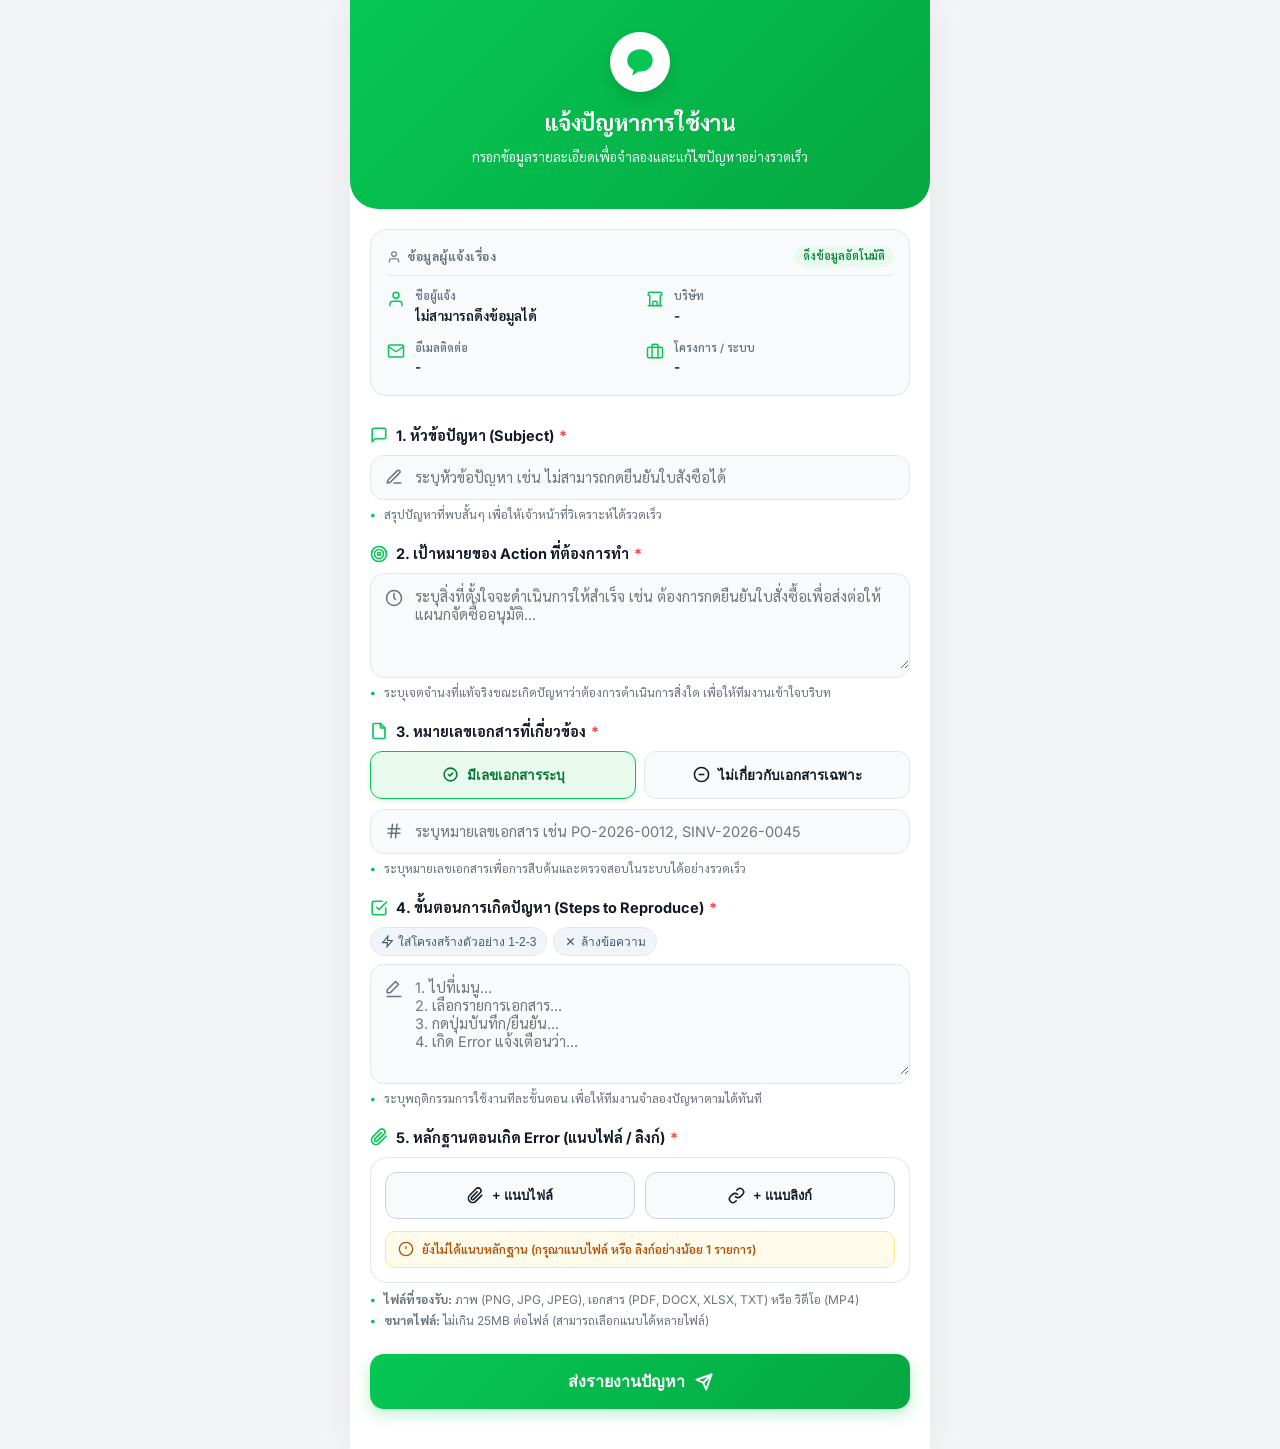
<file: index.html>
<!DOCTYPE html>
<html lang="th">

<head>
    <meta charset="UTF-8">
    <meta name="viewport" content="width=device-width, initial-scale=1.0">
    <title>แจ้งปัญหาการใช้งาน (Incident Report) - ERPNext</title>

    <!-- Google Fonts: Inter & Sarabun for clean typography -->
    <link rel="preconnect" href="https://fonts.googleapis.com">
    <link rel="preconnect" href="https://fonts.gstatic.com" crossorigin>
    <link
        href="https://fonts.googleapis.com/css2?family=Inter:wght@300;400;500;600;700&family=Sarabun:wght@300;400;500;600;700&display=swap"
        rel="stylesheet">

    <!-- LINE LIFF SDK -->
    <script charset="utf-8" src="https://static.line-scdn.net/liff/edge/2/sdk.js"></script>
    <link rel="stylesheet" href="style.css">
</head>

<body>

    <div class="container">

        <!-- Curved LINE Green Header -->
        <div class="header-banner">
            <div class="header-logo-container">
                <div class="header-logo">
                    <!-- LINE-style comment balloon icon -->
                    <svg width="34" height="34" viewBox="0 0 24 24" fill="none" xmlns="http://www.w3.org/2000/svg" style="width:34px; height:34px;">
                        <path
                            d="M12 3C6.64 3 3 6.59 3 11C3 13.9 4.77 16.4 7.5 17.7C7.26 18.57 6.8 20.26 6.64 20.84C6.46 21.5 6.87 21.43 7.15 21.24C7.57 20.95 9.77 19.38 10.74 18.68C11.16 18.79 11.58 18.84 12 18.84C17.36 18.84 21 15.25 21 10.84C21 6.43 17.36 3 12 3Z"
                            fill="#06C755" />
                    </svg>
                </div>
            </div>
            <h1>แจ้งปัญหาการใช้งาน</h1>
            <p>กรอกข้อมูลรายละเอียดเพื่อจำลองและแก้ไขปัญหาอย่างรวดเร็ว</p>
        </div>

        <!-- User Information Profile Card (Auto-fetched from ERPNext/LINE) -->
        <div class="user-profile-card">
            <div class="profile-card-header">
                <div class="profile-card-title">
                    <svg width="14" height="14" viewBox="0 0 24 24" fill="none" stroke="currentColor" stroke-width="2" style="width:14px; height:14px;">
                        <path d="M20 21v-2a4 4 0 0 0-4-4H8a4 4 0 0 0-4 4v2"></path>
                        <circle cx="12" cy="7" r="4"></circle>
                    </svg>
                    ข้อมูลผู้แจ้งเรื่อง
                </div>
                <span class="profile-badge-auto">ดึงข้อมูลอัตโนมัติ</span>
            </div>

            <div class="profile-grid">
                <!-- Full Name -->
                <div class="profile-item" id="fullNameItem">
                    <svg width="18" height="18" class="profile-icon" viewBox="0 0 24 24" fill="none" stroke="currentColor" stroke-width="2"
                        stroke-linecap="round" stroke-linejoin="round" style="width:18px; height:18px;">
                        <path d="M20 21v-2a4 4 0 0 0-4-4H8a4 4 0 0 0-4 4v2"></path>
                        <circle cx="12" cy="7" r="4"></circle>
                    </svg>
                    <div class="profile-text">
                        <span class="profile-label">ชื่อผู้แจ้ง</span>
                        <span class="profile-value" id="fullNameDisplay">กำลังโหลด...</span>
                    </div>
                </div>

                <!-- Company -->
                <div class="profile-item" id="companyItem">
                    <svg width="18" height="18" class="profile-icon" viewBox="0 0 24 24" fill="none" stroke="currentColor" stroke-width="2"
                        stroke-linecap="round" stroke-linejoin="round" style="width:18px; height:18px;">
                        <path d="M3 21h18M3 7V5a2 2 0 0 1 2-2h14a2 2 0 0 1 2 2v2M5 21V7m14 13V7M9 21v-4a2 2 0 0 1 2-2h2a2 2 0 0 1 2 2v4"></path>
                    </svg>
                    <div class="profile-text">
                        <span class="profile-label">บริษัท</span>
                        <span class="profile-value" id="companyDisplay">กำลังโหลด...</span>
                    </div>
                </div>

                <!-- Email -->
                <div class="profile-item">
                    <svg width="18" height="18" class="profile-icon" viewBox="0 0 24 24" fill="none" stroke="currentColor" stroke-width="2"
                        stroke-linecap="round" stroke-linejoin="round" style="width:18px; height:18px;">
                        <path d="M4 4h16c1.1 0 2 .9 2 2v12c0 1.1-.9 2-2 2H4c-1.1 0-2-.9-2-2V6c0-1.1.9-2 2-2z"></path>
                        <polyline points="22,6 12,13 2,6"></polyline>
                    </svg>
                    <div class="profile-text">
                        <span class="profile-label">อีเมลติดต่อ</span>
                        <span class="profile-value" id="userEmailDisplay">กำลังโหลด...</span>
                    </div>
                </div>

                <!-- Project -->
                <div class="profile-item">
                    <svg width="18" height="18" class="profile-icon" viewBox="0 0 24 24" fill="none" stroke="currentColor" stroke-width="2"
                        stroke-linecap="round" stroke-linejoin="round" style="width:18px; height:18px;">
                        <rect x="2" y="7" width="20" height="14" rx="2" ry="2"></rect>
                        <path d="M16 21V5a2 2 0 0 0-2-2h-4a2 2 0 0 0-2 2v16"></path>
                    </svg>
                    <div class="profile-text">
                        <span class="profile-label">โครงการ / ระบบ</span>
                        <span class="profile-value" id="projectDisplay">กำลังโหลด...</span>
                    </div>
                </div>
            </div>
        </div>

        <!-- Ticket Form -->
        <form id="ticketForm" class="form-area" onsubmit="submitForm(event)">
            <!-- Hidden inputs sent back-end to n8n/ERPNext -->
            <input type="hidden" id="lineUserId" name="lineUserId" value="">
            <input type="hidden" id="userEmail" name="userEmail" value="">
            <input type="hidden" id="project" name="project" value="">
            <input type="hidden" id="fullNameInput" name="fullName" value="">
            <input type="hidden" id="companyInput" name="company" value="">

            <!-- 1. Subject (Mandatory) -->
            <div class="form-group">
                <div class="field-label-wrapper">
                    <div class="label-left">
                        <svg width="18" height="18" class="label-icon" viewBox="0 0 24 24" fill="none" stroke="currentColor" stroke-linecap="round" stroke-linejoin="round" style="width:18px; height:18px;">
                            <path d="M21 15a2 2 0 0 1-2 2H7l-4 4V5a2 2 0 0 1 2-2h14a2 2 0 0 1 2 2z"></path>
                        </svg>
                        <label for="subject">1. หัวข้อปัญหา (Subject) <span class="asterisk">*</span></label>
                    </div>
                </div>
                <div class="input-wrapper">
                    <svg width="18" height="18" class="field-icon" viewBox="0 0 24 24" fill="none" stroke="currentColor" stroke-width="2"
                        stroke-linecap="round" stroke-linejoin="round" style="width:18px; height:18px;">
                        <path d="M12 20h9"></path>
                        <path d="M16.5 3.5a2.121 2.121 0 0 1 3 3L7 19l-4 1 1-4L16.5 3.5z"></path>
                    </svg>
                    <input type="text" id="subject" class="input-control" required
                        placeholder="ระบุหัวข้อปัญหา เช่น ไม่สามารถกดยืนยันใบสั่งซื้อได้">
                </div>
                <ul class="help-list">
                    <li>สรุปปัญหาที่พบสั้นๆ เพื่อให้เจ้าหน้าที่วิเคราะห์ได้รวดเร็ว</li>
                </ul>
            </div>

            <!-- 2. Action Goal (Mandatory) -->
            <div class="form-group">
                <div class="field-label-wrapper">
                    <div class="label-left">
                        <svg width="18" height="18" class="label-icon" viewBox="0 0 24 24" fill="none" stroke="currentColor" stroke-linecap="round" stroke-linejoin="round" style="width:18px; height:18px;">
                            <circle cx="12" cy="12" r="10"></circle>
                            <circle cx="12" cy="12" r="6"></circle>
                            <circle cx="12" cy="12" r="2"></circle>
                        </svg>
                        <label for="actionGoal">2. เป้าหมายของ Action ที่ต้องการทำ <span class="asterisk">*</span></label>
                    </div>
                </div>
                <div class="input-wrapper textarea-wrapper">
                    <svg width="18" height="18" class="field-icon" viewBox="0 0 24 24" fill="none" stroke="currentColor" stroke-width="2"
                        stroke-linecap="round" stroke-linejoin="round" style="width:18px; height:18px;">
                        <circle cx="12" cy="12" r="10"></circle>
                        <polyline points="12 6 12 12 14 14"></polyline>
                    </svg>
                    <textarea id="actionGoal" class="input-control" required
                        placeholder="ระบุสิ่งที่ตั้งใจจะดำเนินการให้สำเร็จ เช่น ต้องการกดยืนยันใบสั่งซื้อเพื่อส่งต่อให้แผนกจัดซื้ออนุมัติ..."></textarea>
                </div>
                <ul class="help-list">
                    <li>ระบุเจตจำนงที่แท้จริงขณะเกิดปัญหาว่าต้องการดำเนินการสิ่งใด เพื่อให้ทีมงานเข้าใจบริบท</li>
                </ul>
            </div>

            <!-- 3. Related Document Number (Conditional Logic / Mandatory choice) -->
            <div class="form-group">
                <div class="field-label-wrapper">
                    <div class="label-left">
                        <svg width="18" height="18" class="label-icon" viewBox="0 0 24 24" fill="none" stroke="currentColor" stroke-linecap="round" stroke-linejoin="round" style="width:18px; height:18px;">
                            <path d="M14 2H6a2 2 0 0 0-2 2v16a2 2 0 0 0 2 2h12a2 2 0 0 0 2-2V8z"></path>
                            <polyline points="14 2 14 8 20 8"></polyline>
                        </svg>
                        <label>3. หมายเลขเอกสารที่เกี่ยวข้อง <span class="asterisk">*</span></label>
                    </div>
                </div>

                <!-- Segmented Choice (Depends On) -->
                <div class="segmented-group">
                    <button type="button" class="segmented-btn active" id="btnDocYes" onclick="setDocumentChoice(true)">
                        <svg width="17" height="17" viewBox="0 0 24 24" fill="none" stroke="currentColor" style="width:17px; height:17px;">
                            <path d="M9 12l2 2 4-4m6 2a9 9 0 11-18 0 9 9 0 0118 0z" stroke-linecap="round" stroke-linejoin="round"/>
                        </svg>
                        มีเลขเอกสารระบุ
                    </button>
                    <button type="button" class="segmented-btn" id="btnDocNo" onclick="setDocumentChoice(false)">
                        <svg width="17" height="17" viewBox="0 0 24 24" fill="none" stroke="currentColor" style="width:17px; height:17px;">
                            <circle cx="12" cy="12" r="10"></circle>
                            <line x1="8" y1="12" x2="16" y2="12"></line>
                        </svg>
                        ไม่เกี่ยวกับเอกสารเฉพาะ
                    </button>
                </div>

                <!-- Conditional Input: Document Number (Shown when has document) -->
                <div class="conditional-field" id="docNumberContainer">
                    <div class="input-wrapper">
                        <svg width="18" height="18" class="field-icon" viewBox="0 0 24 24" fill="none" stroke="currentColor" stroke-width="2"
                            stroke-linecap="round" stroke-linejoin="round" style="width:18px; height:18px;">
                            <line x1="4" y1="9" x2="20" y2="9"></line>
                            <line x1="4" y1="15" x2="20" y2="15"></line>
                            <line x1="10" y1="3" x2="8" y2="21"></line>
                            <line x1="16" y1="3" x2="14" y2="21"></line>
                        </svg>
                        <input type="text" id="documentNo" class="input-control" required
                            placeholder="ระบุหมายเลขเอกสาร เช่น PO-2026-0012, SINV-2026-0045">
                    </div>
                </div>
                <ul class="help-list">
                    <li>ระบุหมายเลขเอกสารเพื่อการสืบค้นและตรวจสอบในระบบได้อย่างรวดเร็ว</li>
                </ul>
            </div>

            <!-- 4. Steps to Reproduce (Mandatory) -->
            <div class="form-group">
                <div class="field-label-wrapper">
                    <div class="label-left">
                        <svg width="18" height="18" class="label-icon" viewBox="0 0 24 24" fill="none" stroke="currentColor" stroke-linecap="round" stroke-linejoin="round" style="width:18px; height:18px;">
                            <polyline points="9 11 12 14 22 4"></polyline>
                            <path d="M21 12v7a2 2 0 0 1-2 2H5a2 2 0 0 1-2-2V5a2 2 0 0 1 2-2h11"></path>
                        </svg>
                        <label for="reproduceSteps">4. ขั้นตอนการเกิดปัญหา (Steps to Reproduce) <span class="asterisk">*</span></label>
                    </div>
                </div>

                <!-- Quick Helper Chips -->
                <div class="helper-chips-container">
                    <button type="button" class="helper-chip-btn" onclick="applyStepTemplate()">
                        <svg width="13" height="13" viewBox="0 0 24 24" fill="none" stroke="currentColor" stroke-width="2" style="width:13px; height:13px;">
                            <polygon points="13 2 3 14 12 14 11 22 21 10 12 10 13 2"></polygon>
                        </svg>
                        ใส่โครงสร้างตัวอย่าง 1-2-3
                    </button>
                    <button type="button" class="helper-chip-btn" onclick="clearSteps()">
                        <svg width="13" height="13" viewBox="0 0 24 24" fill="none" stroke="currentColor" stroke-width="2" style="width:13px; height:13px;">
                            <line x1="18" y1="6" x2="6" y2="18"></line>
                            <line x1="6" y1="6" x2="18" y2="18"></line>
                        </svg>
                        ล้างข้อความ
                    </button>
                </div>

                <div class="input-wrapper textarea-wrapper">
                    <svg width="18" height="18" class="field-icon" viewBox="0 0 24 24" fill="none" stroke="currentColor" stroke-width="2"
                        stroke-linecap="round" stroke-linejoin="round" style="width:18px; height:18px;">
                        <polygon points="14 2 18 6 7 17 3 17 3 13 14 2"></polygon>
                        <line x1="3" y1="22" x2="21" y2="22"></line>
                    </svg>
                    <textarea id="reproduceSteps" class="input-control" required style="min-height: 110px;"
                        placeholder="1. ไปที่เมนู...&#10;2. เลือกรายการเอกสาร...&#10;3. กดปุ่มบันทึก/ยืนยัน...&#10;4. เกิด Error แจ้งเตือนว่า..."></textarea>
                </div>
                <ul class="help-list">
                    <li>ระบุพฤติกรรมการใช้งานทีละขั้นตอน เพื่อให้ทีมงานจำลองปัญหาตามได้ทันที</li>
                </ul>
            </div>

            <!-- 5. Error Evidence: Multi-Files OR Multi-Links (Mandatory: At least one) -->
            <div class="form-group">
                <div class="field-label-wrapper">
                    <div class="label-left">
                        <svg width="18" height="18" class="label-icon" viewBox="0 0 24 24" fill="none" stroke="currentColor" stroke-linecap="round" stroke-linejoin="round" style="width:18px; height:18px;">
                            <path d="M21.44 11.05l-9.19 9.19a6 6 0 0 1-8.49-8.49l9.19-9.19a4 4 0 0 1 5.66 5.66l-9.2 9.19a2 2 0 0 1-2.83-2.83l8.49-8.48"></path>
                        </svg>
                        <label>5. หลักฐานตอนเกิด Error (แนบไฟล์ / ลิงก์) <span class="asterisk">*</span></label>
                    </div>
                </div>

                <div class="evidence-card-container" id="evidenceContainer">
                    <!-- Action Row: Upload Files or Add Links -->
                    <div class="evidence-action-row">
                        <button type="button" class="evidence-btn" onclick="document.getElementById('fileMultiInput').click()">
                            <svg width="17" height="17" viewBox="0 0 24 24" fill="none" stroke="currentColor" style="width:17px; height:17px;">
                                <path d="M21.44 11.05l-9.19 9.19a6 6 0 0 1-8.49-8.49l9.19-9.19a4 4 0 0 1 5.66 5.66l-9.2 9.19a2 2 0 0 1-2.83-2.83l8.49-8.48"></path>
                            </svg>
                            <span>+ แนบไฟล์</span>
                        </button>
                        <button type="button" class="evidence-btn" onclick="toggleEvidenceLinkInput()">
                            <svg width="17" height="17" viewBox="0 0 24 24" fill="none" stroke="currentColor" style="width:17px; height:17px;">
                                <path d="M10 13a5 5 0 0 0 7.54.54l3-3a5 5 0 0 0-7.07-7.07l-1.72 1.71"></path>
                                <path d="M14 11a5 5 0 0 0-7.54-.54l-3 3a5 5 0 0 0 7.07 7.07l1.71-1.71"></path>
                            </svg>
                            <span>+ แนบลิงก์</span>
                        </button>
                    </div>

                    <!-- Hidden Multi-file input for Files/Images/Docs -->
                    <input type="file" id="fileMultiInput" accept="image/png,image/jpeg,image/jpg,image/webp,application/pdf,video/mp4,video/quicktime,.doc,.docx,.xls,.xlsx,.csv,.txt,.log" multiple style="display: none;" onchange="handleMultiFileSelect(event)">

                    <!-- File/Image Gallery Grid -->
                    <div class="images-gallery-grid" id="imageGalleryGrid" style="display: none;"></div>

                    <!-- Link Input Box (Toggleable) -->
                    <div class="link-input-box" id="linkInputBox" style="display: none;">
                        <div class="link-input-row">
                            <div class="input-wrapper">
                                <svg width="18" height="18" class="field-icon" viewBox="0 0 24 24" fill="none" stroke="currentColor" stroke-width="2" style="width:18px; height:18px;">
                                    <path d="M10 13a5 5 0 0 0 7.54.54l3-3a5 5 0 0 0-7.07-7.07l-1.72 1.71"></path>
                                    <path d="M14 11a5 5 0 0 0-7.54-.54l-3 3a5 5 0 0 0 7.07 7.07l1.71-1.71"></path>
                                </svg>
                                <input type="url" id="linkInputField" class="input-control"
                                    placeholder="วางลิงก์ เช่น Google Drive, Cloud Image, Loom..."
                                    onkeypress="if(event.key === 'Enter') { event.preventDefault(); addEvidenceLink(); }">
                            </div>
                            <button type="button" class="btn-add-link" onclick="addEvidenceLink()">+ เพิ่มลิงก์</button>
                        </div>
                    </div>

                    <!-- Evidence Links List -->
                    <div class="evidence-links-list" id="evidenceLinksList" style="display: none;"></div>

                    <!-- Evidence Status Indicator Badge -->
                    <div class="evidence-status-banner empty" id="evidenceStatusBanner">
                        <svg width="16" height="16" class="evidence-status-icon" viewBox="0 0 24 24" fill="none" stroke="currentColor" stroke-width="2" style="width:16px; height:16px;">
                            <circle cx="12" cy="12" r="10"></circle>
                            <line x1="12" y1="8" x2="12" y2="12"></line>
                            <line x1="12" y1="16" x2="12.01" y2="16"></line>
                        </svg>
                        <span id="evidenceStatusText">ยังไม่ได้แนบหลักฐาน (กรุณาแนบไฟล์ หรือ ลิงก์อย่างน้อย 1 รายการ)</span>
                    </div>
                </div>

                <ul class="help-list" style="margin-top: 8px;">
                    <li><strong>ไฟล์ที่รองรับ:</strong> ภาพ (PNG, JPG, JPEG), เอกสาร (PDF, DOCX, XLSX, TXT) หรือ วิดีโอ (MP4)</li>
                    <li><strong>ขนาดไฟล์:</strong> ไม่เกิน 25MB ต่อไฟล์ (สามารถเลือกแนบได้หลายไฟล์)</li>
                </ul>
            </div>

            <!-- Submit Button -->
            <button type="submit" class="btn-submit" id="submitBtn">
                <span class="spinner" id="btnSpinner"></span>
                <span id="btnText">ส่งรายงานปัญหา</span>
                <svg width="18" height="18" id="btnIcon" viewBox="0 0 24 24" fill="none" stroke="currentColor" stroke-width="2.5"
                    stroke-linecap="round" stroke-linejoin="round" style="width: 18px; height: 18px;">
                    <line x1="22" y1="2" x2="11" y2="13"></line>
                    <polygon points="22 2 15 22 11 13 2 9 22 2"></polygon>
                </svg>
            </button>
        </form>

        <!-- Success Result Screen (Modal) -->
        <div class="result-screen" id="successScreen" style="display: none;">
            <div class="result-content-area">
                <div class="result-icon success">
                    <!-- Checkmark Icon -->
                    <svg width="48" height="48" viewBox="0 0 24 24" fill="none" style="width:48px; height:48px;">
                        <path d="M5 13l4 4L19 7" stroke-linecap="round" stroke-linejoin="round" />
                    </svg>
                </div>
                <div class="result-title">ส่งรายงานปัญหาสำเร็จ!</div>
                <div class="result-desc">ระบบได้บันทึกข้อมูล Incident Report ของคุณเข้าสู่ระบบ Helpdesk เรียบร้อยแล้ว เจ้าหน้าที่จะดำเนินการตรวจสอบและแก้ไขโดยเร็วที่สุด</div>

                <div class="btn-result-group">
                    <button type="button" class="btn-close-liff" onclick="closeLiff()">ปิดหน้านี้</button>
                    <button type="button" class="btn-reset-form" onclick="resetForm()">ส่งรายงานปัญหาอื่นเพิ่มเติม</button>
                </div>
            </div>
        </div>
    </div>

    <script>
        // CONFIGURATION
        const N8N_WEBHOOK_URL = 'https://n8n.arterypartner.dev/webhook/line-router';
        const N8N_GET_USER_INFO_URL = 'https://n8n.arterypartner.dev/webhook/get-user-info';
        const LIFF_ID = '2010806104-lwUaZlcq';
        const MAX_FILE_SIZE_MB = 25;

        // State variables
        let selectedFiles = [];       // Array of File objects
        let errorLinks = [];          // Array of Link strings
        let hasDocument = true;

        // Initialize LIFF App
        async function initializeLiff() {
            try {
                let cleanLiffId = LIFF_ID;
                if (cleanLiffId.includes('liff.line.me/')) {
                    const parts = cleanLiffId.split('liff.line.me/');
                    if (parts[1]) {
                        cleanLiffId = parts[1].split('/')[0].split('?')[0].split('#')[0];
                    }
                }

                await liff.init({ liffId: cleanLiffId });

                if (!liff.isLoggedIn()) {
                    liff.login();
                    return;
                }

                // Get User Profile
                const profile = await liff.getProfile();
                const userId = profile.userId;
                document.getElementById('lineUserId').value = userId;

                // Get Email from ID Token
                const decodedIdToken = liff.getDecodedIDToken();
                let userEmail = 'no-email-permission@line.me';

                if (decodedIdToken && decodedIdToken.email) {
                    userEmail = decodedIdToken.email;
                } else {
                    console.warn("Could not retrieve email from ID Token.");
                }

                document.getElementById('userEmail').value = userEmail;

                // Fetch Project from URL query parameter
                const urlParams = new URLSearchParams(window.location.search);
                const projectParam = urlParams.get('project');
                const projectName = projectParam ? decodeURIComponent(projectParam) : 'ERPNext Helpdesk';

                document.getElementById('project').value = projectName;

                // Fetch Info from ERPNext via n8n (Full Name, Company, Email, Project)
                await fetchUserInfo(userId, userEmail);

            } catch (error) {
                console.error("LIFF Initialization failed:", error);
                document.getElementById('fullNameDisplay').textContent = 'ไม่สามารถดึงข้อมูลได้';
                document.getElementById('companyDisplay').textContent = '-';
                document.getElementById('userEmailDisplay').textContent = '-';
                document.getElementById('projectDisplay').textContent = '-';
            }
        }

        // Fetch User Info (Full Name, Company, Email, Project)
        async function fetchUserInfo(userId, email) {
            try {
                const response = await fetch(`${N8N_GET_USER_INFO_URL}?userId=${userId}`);

                if (response.ok) {
                    const data = await response.json();
                    if (data && (data.full_name || data.email)) {
                        // 1. Full Name
                        if (data.full_name) {
                            document.getElementById('fullNameDisplay').textContent = data.full_name;
                            document.getElementById('fullNameInput').value = data.full_name;
                        } else {
                            document.getElementById('fullNameDisplay').textContent = '-';
                            document.getElementById('fullNameInput').value = '';
                        }

                        // 2. Company
                        if (data.company) {
                            document.getElementById('companyDisplay').textContent = data.company;
                            document.getElementById('companyInput').value = data.company;
                        } else {
                            document.getElementById('companyDisplay').textContent = '-';
                            document.getElementById('companyInput').value = '';
                        }

                        // 3. Email
                        if (data.email) {
                            document.getElementById('userEmailDisplay').textContent = data.email;
                            document.getElementById('userEmail').value = data.email;
                        } else if (email && !email.includes('no-email-permission')) {
                            document.getElementById('userEmailDisplay').textContent = email;
                            document.getElementById('userEmail').value = email;
                        } else {
                            document.getElementById('userEmailDisplay').textContent = '-';
                            document.getElementById('userEmail').value = '';
                        }

                        // 4. Project
                        if (data.project) {
                            document.getElementById('projectDisplay').textContent = data.project;
                            document.getElementById('project').value = data.project;
                        } else {
                            const currentProj = document.getElementById('project').value || '-';
                            document.getElementById('projectDisplay').textContent = currentProj;
                        }
                        return;
                    }
                }
                setFieldsFallback(email);
            } catch (error) {
                console.warn("fetchUserInfo warning:", error);
                setFieldsFallback(email);
            }
        }

        function setFieldsFallback(email) {
            document.getElementById('fullNameDisplay').textContent = '-';
            document.getElementById('fullNameInput').value = '';
            document.getElementById('companyDisplay').textContent = '-';
            document.getElementById('companyInput').value = '';
            const validEmail = (email && !email.includes('no-email-permission')) ? email : '-';
            document.getElementById('userEmailDisplay').textContent = validEmail;
            document.getElementById('userEmail').value = (validEmail !== '-') ? validEmail : '';
            document.getElementById('projectDisplay').textContent = document.getElementById('project').value || '-';
        }

        // Conditional Logic for Related Document
        function setDocumentChoice(isYes) {
            hasDocument = isYes;
            const btnYes = document.getElementById('btnDocYes');
            const btnNo = document.getElementById('btnDocNo');
            const container = document.getElementById('docNumberContainer');
            const docInput = document.getElementById('documentNo');

            if (isYes) {
                btnYes.classList.add('active');
                btnNo.classList.remove('active');
                container.classList.remove('hidden');
                docInput.required = true;
            } else {
                btnYes.classList.remove('active');
                btnNo.classList.add('active');
                container.classList.add('hidden');
                docInput.required = false;
                docInput.value = '';
            }
        }

        // Quick helper template for Steps to Reproduce
        function applyStepTemplate() {
            const textarea = document.getElementById('reproduceSteps');
            const template = "1. เข้าเมนู: \n2. เลือกรายการ/เอกสาร: \n3. กดดำเนินการ/ปุ่ม: \n4. พบปัญหา/Error: ";
            if (!textarea.value || confirm("ต้องการแทนที่ด้วยโครงสร้างตัวอย่างใช่หรือไม่?")) {
                textarea.value = template;
                textarea.focus();
            }
        }

        function clearSteps() {
            document.getElementById('reproduceSteps').value = '';
        }

        // ============================================================
        // SECTION 5: MULTI-FILE & MULTI-LINK ATTACHMENTS LOGIC
        // ============================================================

        // Handle Multiple Files Selection
        function handleMultiFileSelect(event) {
            const files = Array.from(event.target.files);
            if (files.length === 0) return;

            // Validate file size
            const oversizedFiles = files.filter(f => f.size > MAX_FILE_SIZE_MB * 1024 * 1024);
            if (oversizedFiles.length > 0) {
                alert(`⚠️ ไฟล์ "${oversizedFiles[0].name}" มีขนาดเกิน ${MAX_FILE_SIZE_MB}MB กรุณาเลือกไฟล์ที่มีขนาดเล็กลง หรือแนบเป็นลิงก์แทน`);
                return;
            }

            // Append newly selected files to array
            selectedFiles = selectedFiles.concat(files);
            renderFileGallery();
            updateEvidenceStatus();
            document.getElementById('fileMultiInput').value = '';
        }

        // Render Files Gallery UI
        function renderFileGallery() {
            const gallery = document.getElementById('imageGalleryGrid');
            gallery.innerHTML = '';

            if (selectedFiles.length === 0) {
                gallery.style.display = 'none';
                return;
            }

            gallery.style.display = 'grid';

            selectedFiles.forEach((file, index) => {
                const card = document.createElement('div');
                card.className = 'image-thumb-card';

                const sizeStr = file.size > 1024 * 1024 
                    ? (file.size / (1024 * 1024)).toFixed(2) + ' MB' 
                    : (file.size / 1024).toFixed(1) + ' KB';

                // File extension
                const extParts = file.name.split('.');
                const ext = extParts.length > 1 ? extParts.pop().toUpperCase() : 'FILE';

                if (file.type.startsWith('image/')) {
                    // Image thumbnail
                    const img = document.createElement('img');
                    img.className = 'image-thumb-preview';
                    img.alt = file.name;

                    const reader = new FileReader();
                    reader.onload = (e) => {
                        img.src = e.target.result;
                    };
                    reader.readAsDataURL(file);
                    card.appendChild(img);
                } else {
                    // Non-image file placeholder (PDF, DOC, Video, etc.)
                    const placeholder = document.createElement('div');
                    placeholder.className = 'file-thumb-placeholder';
                    placeholder.innerHTML = `
                        <svg viewBox="0 0 24 24" fill="none" stroke="currentColor" stroke-width="2">
                            <path d="M14 2H6a2 2 0 0 0-2 2v16a2 2 0 0 0 2 2h12a2 2 0 0 0 2-2V8z"></path>
                            <polyline points="14 2 14 8 20 8"></polyline>
                        </svg>
                        <span class="file-thumb-ext-badge">${ext}</span>
                    `;
                    card.appendChild(placeholder);
                }

                const info = document.createElement('div');
                info.className = 'image-thumb-info';
                info.innerHTML = `
                    <span class="image-thumb-name" title="${file.name}">${file.name}</span>
                    <span class="image-thumb-size">${sizeStr}</span>
                `;

                const deleteBtn = document.createElement('button');
                deleteBtn.type = 'button';
                deleteBtn.className = 'image-delete-btn';
                deleteBtn.title = 'ลบไฟล์นี้';
                deleteBtn.innerHTML = `
                    <svg width="12" height="12" viewBox="0 0 24 24" fill="none" stroke="currentColor" style="width:12px; height:12px;">
                        <line x1="18" y1="6" x2="6" y2="18"></line>
                        <line x1="6" y1="6" x2="18" y2="18"></line>
                    </svg>
                `;
                deleteBtn.onclick = (e) => {
                    e.stopPropagation();
                    removeFile(index);
                };

                card.appendChild(info);
                card.appendChild(deleteBtn);
                gallery.appendChild(card);
            });
        }

        function removeFile(index) {
            selectedFiles.splice(index, 1);
            renderFileGallery();
            updateEvidenceStatus();
        }

        // Toggle Evidence Link Input
        function toggleEvidenceLinkInput() {
            const box = document.getElementById('linkInputBox');
            const isHidden = box.style.display === 'none';
            box.style.display = isHidden ? 'block' : 'none';
            if (isHidden) {
                document.getElementById('linkInputField').focus();
            }
        }

        // Add Evidence Link
        function addEvidenceLink() {
            const input = document.getElementById('linkInputField');
            let url = input.value.trim();
            if (!url) return;

            if (!/^https?:\/\//i.test(url)) {
                url = 'https://' + url;
            }

            errorLinks.push(url);
            input.value = '';
            renderEvidenceLinks();
            updateEvidenceStatus();
        }

        // Render Evidence Links List
        function renderEvidenceLinks() {
            const container = document.getElementById('evidenceLinksList');
            container.innerHTML = '';

            if (errorLinks.length === 0) {
                container.style.display = 'none';
                return;
            }

            container.style.display = 'flex';

            errorLinks.forEach((link, index) => {
                const item = document.createElement('div');
                item.className = 'evidence-link-item';
                item.innerHTML = `
                    <div class="evidence-link-content">
                        <svg width="15" height="15" viewBox="0 0 24 24" class="evidence-link-icon" fill="none" stroke="currentColor" stroke-width="2" style="width:15px; height:15px;">
                            <path d="M10 13a5 5 0 0 0 7.54.54l3-3a5 5 0 0 0-7.07-7.07l-1.72 1.71"></path>
                            <path d="M14 11a5 5 0 0 0-7.54-.54l-3 3a5 5 0 0 0 7.07 7.07l1.71-1.71"></path>
                        </svg>
                        <a href="${link}" target="_blank" class="evidence-link-url">${link}</a>
                    </div>
                    <button type="button" class="evidence-link-delete" onclick="removeEvidenceLink(${index})">ลบ</button>
                `;
                container.appendChild(item);
            });
        }

        function removeEvidenceLink(index) {
            errorLinks.splice(index, 1);
            renderEvidenceLinks();
            updateEvidenceStatus();
        }

        // Update Live Status Banner
        function updateEvidenceStatus() {
            const banner = document.getElementById('evidenceStatusBanner');
            const statusText = document.getElementById('evidenceStatusText');
            const container = document.getElementById('evidenceContainer');

            const fileCount = selectedFiles.length;
            const linkCount = errorLinks.length;

            if (fileCount > 0 || linkCount > 0) {
                banner.className = 'evidence-status-banner valid';
                container.classList.remove('has-error-border');

                let parts = [];
                if (fileCount > 0) parts.push(`ไฟล์แนบ ${fileCount} ไฟล์`);
                if (linkCount > 0) parts.push(`ลิงก์ ${linkCount} รายการ`);

                statusText.innerHTML = `✅ แนบหลักฐานแล้ว: <strong>${parts.join(', ')}</strong>`;
            } else {
                banner.className = 'evidence-status-banner empty';
                statusText.textContent = 'ยังไม่ได้แนบหลักฐาน (กรุณาแนบไฟล์ หรือ ลิงก์อย่างน้อย 1 รายการ)';
            }
        }

        // ============================================================
        // FORM SUBMISSION & DATA AGGREGATION
        // ============================================================
        async function submitForm(event) {
            event.preventDefault();

            // Validate Mandatory Evidence: At least 1 file OR 1 link
            if (selectedFiles.length === 0 && errorLinks.length === 0) {
                alert('⚠️ กรุณาแนบหลักฐานตอนเกิด Error อย่างน้อย 1 รายการ (แนบไฟล์ หรือ แนบลิงก์)');
                const container = document.getElementById('evidenceContainer');
                container.classList.add('has-error-border');
                container.scrollIntoView({ behavior: 'smooth', block: 'center' });
                return;
            }

            // Setup loading state UI
            const submitBtn = document.getElementById('submitBtn');
            const btnSpinner = document.getElementById('btnSpinner');
            const btnText = document.getElementById('btnText');
            const btnIcon = document.getElementById('btnIcon');

            submitBtn.disabled = true;
            btnSpinner.style.display = 'inline-block';
            btnIcon.style.display = 'none';
            btnText.textContent = 'กำลังส่งข้อมูล...';

            const subject = document.getElementById('subject').value.trim();
            const actionGoal = document.getElementById('actionGoal').value.trim();
            const documentNo = hasDocument ? (document.getElementById('documentNo').value.trim() || 'ไม่ระบุ') : 'ไม่มี (ไม่เกี่ยวกับเอกสารเฉพาะ)';
            const reproduceSteps = document.getElementById('reproduceSteps').value.trim();
            
            // Format files list text
            let filesText = 'ไม่มี';
            if (selectedFiles.length > 0) {
                filesText = selectedFiles.map((f, i) => `${i + 1}. แนบไฟล์: ${f.name} (${(f.size / 1024).toFixed(1)} KB)`).join('\n');
            }

            // Format links list text
            let linksText = 'ไม่มี';
            if (errorLinks.length > 0) {
                linksText = errorLinks.map((link, i) => `${i + 1}. ${link}`).join('\n');
            }

            // Aggregate all fields into the unified Description payload for HD Ticket
            const aggregatedDescription = 
`======================================================
📌 ข้อมูลการแจ้งปัญหาการใช้งาน (Incident Report)
======================================================

🎯 เป้าหมายของ Action ที่ต้องการทำ (Action Goal):
${actionGoal}

📄 หมายเลขเอกสารที่เกี่ยวข้อง (Document No.):
${documentNo}

🔄 ขั้นตอนการเกิดปัญหา (Steps to Reproduce):
${reproduceSteps}

📎 ไฟล์หลักฐาน Error (${selectedFiles.length} ไฟล์):
${filesText}

🔗 ลิงก์หลักฐาน Error (${errorLinks.length} รายการ):
${linksText}

------------------------------------------------------
ℹ️ ข้อมูลระบบ:
• ผู้แจ้ง: ${document.getElementById('fullNameInput').value || '-'}
• บริษัท: ${document.getElementById('companyInput').value || '-'}
• อีเมล: ${document.getElementById('userEmail').value || '-'}
• โครงการ: ${document.getElementById('project').value || '-'}
• เวลาที่แจ้ง: ${new Date().toLocaleString('th-TH')}
======================================================`;

            // Construct Multipart Form Data
            const formData = new FormData();
            formData.append('lineUserId', document.getElementById('lineUserId').value);
            formData.append('userEmail', document.getElementById('userEmail').value);
            formData.append('project', document.getElementById('project').value);
            formData.append('fullName', document.getElementById('fullNameInput').value);
            formData.append('company', document.getElementById('companyInput').value);
            formData.append('subject', subject);
            formData.append('description', aggregatedDescription);

            formData.append('actionGoal', actionGoal);
            formData.append('documentNo', documentNo);
            formData.append('reproduceSteps', reproduceSteps);
            formData.append('intent', 'UNHAPPY_FLOW');

            // Append all files to FormData
            selectedFiles.forEach((file, index) => {
                formData.append(`data_${index}`, file, file.name); // 🟢 รองรับ n8n loop แยกทุกไฟล์ (data_0, data_1, ...)
                formData.append('attachments[]', file, file.name);
                formData.append(`attachment_${index + 1}`, file, file.name);
                if (index === 0) {
                    formData.append('data', file, file.name); // ⚠️ Key 'data' สำหรับ n8n Single / Default Binary Node
                    formData.append('attachment', file, file.name);
                }
            });

            // Append all error links to FormData
            if (errorLinks.length > 0) {
                formData.append('errorLinks', JSON.stringify(errorLinks));
                formData.append('attachmentLink', errorLinks[0]);
            }

            try {
                const response = await fetch(N8N_WEBHOOK_URL, {
                    method: 'POST',
                    body: formData
                });

                if (!response.ok) {
                    throw new Error(`HTTP error! status: ${response.status}`);
                }

                // Show Success Screen
                document.getElementById('successScreen').style.display = 'flex';
                document.getElementById('successScreen').classList.add('active');

            } catch (error) {
                console.error("Submission failed", error);
                alert(`⚠️ ไม่สามารถส่งข้อมูลได้: ${error.message} โปรดตรวจสอบการเชื่อมต่ออินเทอร์เน็ตแล้วลองใหม่อีกครั้ง`);
            } finally {
                submitBtn.disabled = false;
                btnSpinner.style.display = 'none';
                btnIcon.style.display = 'inline-block';
                btnText.textContent = 'ส่งรายงานปัญหา';
            }
        }

        // Close LIFF window
        function closeLiff() {
            if (window.liff && liff.isInClient()) {
                liff.closeWindow();
            } else {
                window.close();
                alert('สามารถปิดหน้านี้บนเบราว์เซอร์ของคุณได้เลยครับ');
            }
        }

        // Reset Ticket Form
        function resetForm() {
            document.getElementById('subject').value = '';
            document.getElementById('actionGoal').value = '';
            document.getElementById('documentNo').value = '';
            document.getElementById('reproduceSteps').value = '';
            setDocumentChoice(true);
            
            selectedFiles = [];
            errorLinks = [];
            renderFileGallery();
            renderEvidenceLinks();
            updateEvidenceStatus();

            document.getElementById('successScreen').style.display = 'none';
            document.getElementById('successScreen').classList.remove('active');
        }

        window.onload = initializeLiff;
    </script>
</body>

</html>
</file>
<file: style.css>
:root {
    --primary: #06C755; /* LINE Official Green */
    --primary-hover: #05b34c;
    --primary-light: #e8f9ee;
    --primary-gradient: linear-gradient(135deg, #06C755 0%, #05a840 100%);
    --background: #f3f4f6;
    --card-bg: #ffffff;
    --text-main: #111827;
    --text-muted: #6b7280;
    --border: #e5e7eb;
    --border-focus: #06C755;
    --disabled-bg: #f3f4f6;
    --danger: #ef4444;
    --danger-light: #fee2e2;
    --font-family: 'Inter', 'Sarabun', -apple-system, BlinkMacSystemFont, "Segoe UI", Roboto, sans-serif;
}

* {
    box-sizing: border-box;
    margin: 0;
    padding: 0;
}

body {
    font-family: var(--font-family);
    background-color: var(--background);
    color: var(--text-main);
    line-height: 1.6;
    margin: 0;
    padding: 0;
}

/* Global SVG Safety Constraint */
svg {
    max-width: 100%;
    flex-shrink: 0;
}

.container {
    width: 100%;
    max-width: 580px;
    margin: 0 auto;
    background-color: var(--card-bg);
    min-height: 100vh;
    display: flex;
    flex-direction: column;
    box-shadow: 0 0 35px rgba(0, 0, 0, 0.06);
    position: relative;
    overflow-x: hidden;
}

@media (max-width: 580px) {
    .container {
        box-shadow: none;
    }
}

/* Curved LINE Green Banner Header */
.header-banner {
    background: var(--primary-gradient);
    padding: 32px 20px 40px 20px;
    text-align: center;
    border-bottom-left-radius: 28px;
    border-bottom-right-radius: 28px;
    color: #ffffff;
    position: relative;
}

.header-logo-container {
    display: flex;
    justify-content: center;
    margin-bottom: 14px;
}

.header-logo {
    background: #ffffff;
    width: 60px;
    height: 60px;
    border-radius: 50%;
    display: flex;
    justify-content: center;
    align-items: center;
    box-shadow: 0 6px 14px rgba(0, 0, 0, 0.12);
}

.header-logo svg {
    width: 34px !important;
    height: 34px !important;
}

.header-banner h1 {
    font-size: 22px;
    font-weight: 700;
    margin-bottom: 6px;
    letter-spacing: -0.2px;
}

.header-banner p {
    font-size: 13.5px;
    opacity: 0.92;
}

/* User Info Profile Card */
.user-profile-card {
    background-color: #f8fafc;
    border: 1px solid #e2e8f0;
    border-radius: 16px;
    padding: 16px;
    margin: 20px 20px 10px 20px;
}

.profile-card-header {
    display: flex;
    align-items: center;
    justify-content: space-between;
    margin-bottom: 12px;
    padding-bottom: 8px;
    border-bottom: 1px solid #e2e8f0;
}

.profile-card-title {
    font-size: 12px;
    font-weight: 700;
    color: var(--text-muted);
    text-transform: uppercase;
    letter-spacing: 0.5px;
    display: flex;
    align-items: center;
    gap: 6px;
}

.profile-badge-auto {
    background-color: var(--primary-light);
    color: #04883b;
    font-size: 11px;
    font-weight: 600;
    padding: 2px 8px;
    border-radius: 10px;
}

.profile-grid {
    display: grid;
    grid-template-columns: 1fr 1fr;
    gap: 12px;
}

@media (max-width: 420px) {
    .profile-grid {
        grid-template-columns: 1fr;
        gap: 10px;
    }
}

.profile-item {
    display: flex;
    align-items: flex-start;
    gap: 10px;
}

.profile-icon {
    width: 18px !important;
    height: 18px !important;
    color: var(--primary);
    margin-top: 2px;
    flex-shrink: 0;
}

.profile-text {
    display: flex;
    flex-direction: column;
    overflow: hidden;
}

.profile-label {
    font-size: 11px;
    color: var(--text-muted);
    font-weight: 600;
}

.profile-value {
    font-size: 13.5px;
    font-weight: 600;
    color: var(--text-main);
    white-space: nowrap;
    overflow: hidden;
    text-overflow: ellipsis;
}

/* Form Styling */
.form-area {
    padding: 0 20px 40px 20px;
}

.form-group {
    margin-bottom: 18px;
}

/* Labels with icon support */
.field-label-wrapper {
    display: flex;
    align-items: center;
    justify-content: space-between;
    margin-bottom: 8px;
    margin-top: 18px;
}

.label-left {
    display: flex;
    align-items: center;
    gap: 8px;
}

.label-icon {
    width: 18px !important;
    height: 18px !important;
    color: var(--primary);
    stroke-width: 2.2;
    flex-shrink: 0;
}

.field-label-wrapper label {
    font-size: 14.5px;
    font-weight: 700;
    color: var(--text-main);
}

.badge-mandatory {
    font-size: 11px;
    font-weight: 600;
    background-color: var(--danger-light);
    color: #dc2626;
    padding: 2px 8px;
    border-radius: 6px;
    white-space: nowrap;
}

.badge-optional {
    font-size: 11px;
    font-weight: 600;
    background-color: #f1f5f9;
    color: #64748b;
    padding: 2px 8px;
    border-radius: 6px;
    white-space: nowrap;
}

.asterisk {
    color: var(--danger);
    margin-left: 2px;
}

/* Input Fields */
.input-wrapper {
    position: relative;
    background-color: #f8fafc;
    border: 1.5px solid #e2e8f0;
    border-radius: 14px;
    transition: all 0.2s ease;
}

.input-wrapper:focus-within {
    border-color: var(--primary);
    box-shadow: 0 0 0 3px rgba(6, 199, 85, 0.14);
    background-color: #ffffff;
}

.input-wrapper.has-error {
    border-color: var(--danger) !important;
    background-color: #fffbfb;
}

.input-control {
    width: 100%;
    border: none;
    background: transparent;
    outline: none;
    padding: 13px 16px 13px 44px;
    font-size: 14.5px;
    color: var(--text-main);
    font-family: var(--font-family);
}

.field-icon {
    position: absolute;
    left: 14px;
    top: 50%;
    transform: translateY(-50%);
    width: 18px !important;
    height: 18px !important;
    color: var(--text-muted);
    pointer-events: none;
}

.textarea-wrapper .field-icon {
    top: 15px;
    transform: none;
}

textarea.input-control {
    min-height: 95px;
    resize: vertical;
    padding-top: 13px;
}

/* Segmented Choice Buttons (Conditional Logic) */
.segmented-group {
    display: grid;
    grid-template-columns: 1fr 1fr;
    gap: 8px;
    margin-bottom: 10px;
}

.segmented-btn {
    border: 1.5px solid #e2e8f0;
    background-color: #f8fafc;
    border-radius: 12px;
    padding: 12px 14px;
    font-size: 13.5px;
    font-weight: 600;
    color: var(--text-main);
    cursor: pointer;
    text-align: center;
    transition: all 0.2s ease;
    display: flex;
    align-items: center;
    justify-content: center;
    gap: 8px;
}

.segmented-btn:hover {
    border-color: #cbd5e1;
    background-color: #f1f5f9;
}

.segmented-btn.active {
    border-color: var(--primary);
    background-color: var(--primary-light);
    color: #047833;
    box-shadow: 0 2px 6px rgba(6, 199, 85, 0.12);
}

.segmented-btn svg {
    width: 17px !important;
    height: 17px !important;
    stroke-width: 2.2;
}

/* Conditional Field Container Animation */
.conditional-field {
    overflow: hidden;
    transition: all 0.3s cubic-bezier(0.16, 1, 0.3, 1);
}

.conditional-field.hidden {
    display: none;
}

/* Quick Helper Action Chips */
.helper-chips-container {
    display: flex;
    flex-wrap: wrap;
    gap: 6px;
    margin-top: 6px;
    margin-bottom: 8px;
}

.helper-chip-btn {
    background-color: #f1f5f9;
    border: 1px solid #e2e8f0;
    border-radius: 20px;
    padding: 4px 10px;
    font-size: 12px;
    color: #475569;
    cursor: pointer;
    font-weight: 500;
    transition: all 0.15s ease;
    display: inline-flex;
    align-items: center;
    gap: 4px;
}

.helper-chip-btn:hover {
    background-color: var(--primary-light);
    border-color: var(--primary);
    color: #047833;
}

.helper-chip-btn svg {
    width: 13px !important;
    height: 13px !important;
}

/* Bullet help list */
.help-list {
    list-style: none;
    padding-left: 0;
    margin-top: 6px;
    margin-bottom: 12px;
}

.help-list li {
    font-size: 12px;
    color: var(--text-muted);
    position: relative;
    padding-left: 14px;
    line-height: 1.5;
    margin-bottom: 3px;
}

.help-list li::before {
    content: "•";
    color: var(--primary);
    font-weight: bold;
    position: absolute;
    left: 0;
    top: 0;
}

/* ============================================================
   SECTION 5: ERROR EVIDENCE (MULTI-FILES & MULTI-LINKS)
   ============================================================ */
.evidence-card-container {
    background-color: #ffffff;
    border: 1.5px solid #e2e8f0;
    border-radius: 16px;
    padding: 14px;
    transition: all 0.2s ease;
}

.evidence-card-container.has-error-border {
    border-color: var(--danger) !important;
    background-color: #fffbfb;
}

/* Dual Actions: Attach Files or Attach Links */
.evidence-action-row {
    display: grid;
    grid-template-columns: 1fr 1fr;
    gap: 10px;
    margin-bottom: 12px;
}

@media (max-width: 440px) {
    .evidence-action-row {
        grid-template-columns: 1fr;
    }
}

.evidence-btn {
    border: 1.5px solid #cbd5e1;
    background-color: #f8fafc;
    border-radius: 12px;
    padding: 12px 10px;
    font-size: 13px;
    font-weight: 600;
    color: var(--text-main);
    cursor: pointer;
    display: flex;
    align-items: center;
    justify-content: center;
    gap: 8px;
    transition: all 0.2s ease;
}

.evidence-btn:hover {
    border-color: var(--primary);
    background-color: var(--primary-light);
    color: #047833;
}

.evidence-btn svg {
    width: 17px !important;
    height: 17px !important;
    stroke-width: 2.2;
}

/* Multi-Files Gallery Grid */
.images-gallery-grid {
    display: grid;
    grid-template-columns: repeat(auto-fill, minmax(130px, 1fr));
    gap: 10px;
    margin-bottom: 12px;
}

.image-thumb-card {
    position: relative;
    border: 1px solid #e2e8f0;
    border-radius: 12px;
    overflow: hidden;
    background-color: #f8fafc;
    box-shadow: 0 2px 5px rgba(0, 0, 0, 0.04);
}

.image-thumb-preview {
    width: 100%;
    height: 90px;
    object-fit: cover;
    display: block;
    background-color: #0f172a;
}

.file-thumb-placeholder {
    width: 100%;
    height: 90px;
    background-color: #f1f5f9;
    display: flex;
    flex-direction: column;
    align-items: center;
    justify-content: center;
    gap: 4px;
}

.file-thumb-placeholder svg {
    width: 28px !important;
    height: 28px !important;
    color: var(--primary);
}

.file-thumb-ext-badge {
    font-size: 10px;
    font-weight: 700;
    text-transform: uppercase;
    color: #475569;
    background: #e2e8f0;
    padding: 1px 6px;
    border-radius: 4px;
}

.image-thumb-info {
    padding: 6px 8px;
    font-size: 11px;
    color: var(--text-main);
    background: #ffffff;
    display: flex;
    flex-direction: column;
}

.image-thumb-name {
    font-weight: 600;
    white-space: nowrap;
    overflow: hidden;
    text-overflow: ellipsis;
}

.image-thumb-size {
    font-size: 10px;
    color: var(--text-muted);
}

.image-delete-btn {
    position: absolute;
    top: 5px;
    right: 5px;
    background: rgba(239, 68, 68, 0.9);
    color: #ffffff;
    border: none;
    border-radius: 50%;
    width: 22px;
    height: 22px;
    display: flex;
    align-items: center;
    justify-content: center;
    cursor: pointer;
    box-shadow: 0 2px 6px rgba(0, 0, 0, 0.2);
    transition: transform 0.15s ease, background 0.15s ease;
}

.image-delete-btn:hover {
    background: #dc2626;
    transform: scale(1.1);
}

.image-delete-btn svg {
    width: 12px !important;
    height: 12px !important;
    stroke-width: 2.5;
}

/* Link Input Container */
.link-input-box {
    background: #f8fafc;
    border: 1px solid #e2e8f0;
    border-radius: 12px;
    padding: 10px;
    margin-bottom: 12px;
    animation: slideDown 0.2s ease-out;
}

.link-input-row {
    display: flex;
    gap: 8px;
}

.link-input-row .input-wrapper {
    flex-grow: 1;
    border-radius: 10px;
}

.btn-add-link {
    background-color: var(--primary);
    color: white;
    border: none;
    border-radius: 10px;
    padding: 0 16px;
    font-size: 13px;
    font-weight: 600;
    cursor: pointer;
    white-space: nowrap;
    display: flex;
    align-items: center;
    gap: 4px;
    transition: background 0.2s;
}

.btn-add-link:hover {
    background-color: var(--primary-hover);
}

/* Links List */
.evidence-links-list {
    display: flex;
    flex-direction: column;
    gap: 8px;
    margin-bottom: 10px;
}

.evidence-link-item {
    display: flex;
    align-items: center;
    justify-content: space-between;
    padding: 9px 12px;
    background: #f8fafc;
    border: 1px solid #e2e8f0;
    border-radius: 10px;
    font-size: 12.5px;
    animation: fadeIn 0.2s ease-in-out;
}

.evidence-link-content {
    display: flex;
    align-items: center;
    gap: 8px;
    overflow: hidden;
    flex-grow: 1;
}

.evidence-link-icon {
    width: 15px !important;
    height: 15px !important;
    color: var(--primary);
    flex-shrink: 0;
}

.evidence-link-url {
    color: #0369a1;
    text-decoration: none;
    font-weight: 600;
    white-space: nowrap;
    overflow: hidden;
    text-overflow: ellipsis;
}

.evidence-link-url:hover {
    text-decoration: underline;
}

.evidence-link-delete {
    background: none;
    border: none;
    color: var(--danger);
    cursor: pointer;
    font-size: 11.5px;
    font-weight: 600;
    padding: 2px 6px;
    margin-left: 8px;
    flex-shrink: 0;
    border-radius: 4px;
}

.evidence-link-delete:hover {
    background: #fee2e2;
}

/* Status Indicator summary */
.evidence-status-banner {
    display: flex;
    align-items: center;
    gap: 8px;
    padding: 8px 12px;
    border-radius: 10px;
    font-size: 12px;
    font-weight: 600;
    margin-top: 4px;
}

.evidence-status-banner.valid {
    background-color: #ecfdf5;
    color: #047833;
    border: 1px solid #a7f3d0;
}

.evidence-status-banner.empty {
    background-color: #fffbeb;
    color: #b45309;
    border: 1px solid #fde68a;
}

.evidence-status-icon {
    width: 16px !important;
    height: 16px !important;
    flex-shrink: 0;
}

/* Animations */
@keyframes slideDown {
    from {
        opacity: 0;
        transform: translateY(-6px);
    }
    to {
        opacity: 1;
        transform: translateY(0);
    }
}

@keyframes fadeIn {
    from { opacity: 0; }
    to { opacity: 1; }
}

/* Submit Button */
.btn-submit {
    width: 100%;
    padding: 15px 20px;
    background: var(--primary-gradient);
    color: white;
    border: none;
    border-radius: 14px;
    font-size: 16px;
    font-weight: 700;
    cursor: pointer;
    box-shadow: 0 6px 16px rgba(6, 199, 85, 0.25);
    transition: all 0.2s ease;
    display: flex;
    justify-content: center;
    align-items: center;
    gap: 10px;
    margin-top: 24px;
}

.btn-submit:hover {
    box-shadow: 0 8px 22px rgba(6, 199, 85, 0.35);
    transform: translateY(-1px);
}

.btn-submit:active {
    transform: translateY(1px);
}

/* Loading Spinner */
.spinner {
    width: 20px;
    height: 20px;
    border: 3px solid rgba(255, 255, 255, 0.3);
    border-radius: 50%;
    border-top-color: white;
    animation: spin 0.8s linear infinite;
    display: none;
}

@keyframes spin {
    to { transform: rotate(360deg); }
}

/* ============================================================
   SUCCESS SCREEN MODAL (HIDDEN BY DEFAULT)
   ============================================================ */
.result-screen {
    display: none;
    position: fixed;
    top: 0;
    left: 0;
    width: 100%;
    height: 100%;
    background: var(--card-bg);
    flex-direction: column;
    justify-content: flex-start;
    z-index: 9999;
    overflow-y: auto;
}

.result-screen.active {
    display: flex !important;
}

.result-content-area {
    flex-grow: 1;
    display: flex;
    flex-direction: column;
    justify-content: center;
    align-items: center;
    padding: 40px 24px;
    text-align: center;
}

#successScreen .result-icon.success {
    width: 100px;
    height: 100px;
    background-color: #E6F9EE;
    color: #06C755;
    margin-bottom: 24px;
    border-radius: 50%;
    display: flex;
    justify-content: center;
    align-items: center;
}

#successScreen .result-icon.success svg {
    width: 48px !important;
    height: 48px !important;
    stroke: currentColor;
    stroke-width: 3.5;
    fill: none;
}

#successScreen .result-title {
    font-size: 23px;
    font-weight: 700;
    color: #0F172A;
    margin-bottom: 12px;
}

#successScreen .result-desc {
    font-size: 14.5px;
    color: #4B5563;
    line-height: 1.6;
    margin-bottom: 36px;
    max-width: 360px;
}

.btn-result-group {
    display: flex;
    flex-direction: column;
    gap: 12px;
    width: 100%;
    max-width: 320px;
}

.btn-close-liff {
    background-color: #F1F3F5;
    color: #374151;
    border: none;
    border-radius: 14px;
    padding: 14px;
    font-size: 15.5px;
    font-weight: 700;
    cursor: pointer;
    width: 100%;
    transition: background 0.2s;
}

.btn-close-liff:hover {
    background-color: #E5E7EB;
}

.btn-reset-form {
    background-color: #F1F3F5;
    color: #06C755;
    border: none;
    border-radius: 14px;
    padding: 14px;
    font-size: 15.5px;
    font-weight: 700;
    cursor: pointer;
    width: 100%;
    transition: background 0.2s;
}

.btn-reset-form:hover {
    background-color: #E8F8F0;
}

/* Debug notice banner */
.debug-notice {
    background-color: #fef3c7;
    border-bottom: 1px solid #fcd34d;
    color: #92400e;
    padding: 10px 14px;
    font-size: 12px;
    text-align: center;
    display: none;
}
</file>
